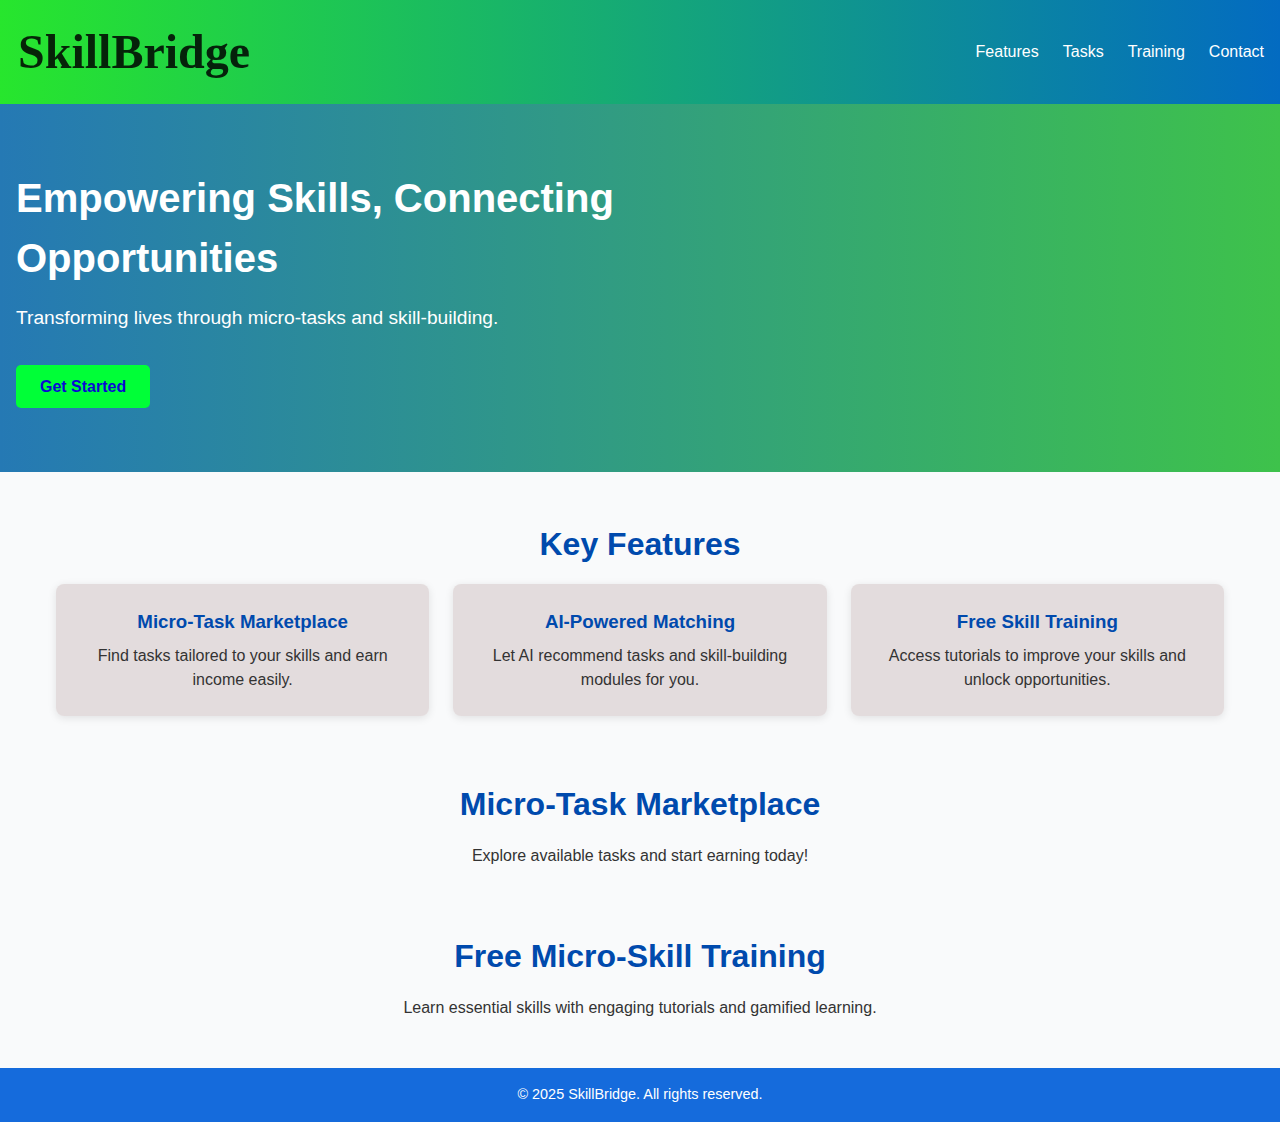
<file: index.html>
<!DOCTYPE html>
<html lang="en">
<head>
  <meta charset="UTF-8">
  <meta name="viewport" content="width=device-width, initial-scale=1.0">
  <title>SkillBridge - Empowering Skills, Connecting Opportunities</title>
  <link rel="stylesheet" href="styles.css">
</head>
<body>
  <header>
    <nav>
      <div class="logo">SkillBridge</div>
      <ul class="nav-links">
        <li><a href="#features">Features</a></li>
        <li><a href="#tasks">Tasks</a></li>
        <li><a href="#training">Training</a></li>
        <li><a href="#contact">Contact</a></li>
      </ul>
    </nav>
  </header>

  <section id="hero">
    <div class="hero-content">
      <h1>Empowering Skills, Connecting Opportunities</h1>
      <p>Transforming lives through micro-tasks and skill-building.</p>
      <button id="get-started">Get Started</button>
    </div>
  </section>

  <section id="features" class="section">
    <h2>Key Features</h2>
    <div class="feature-grid">
      <div class="feature-item">
        <h3>Micro-Task Marketplace</h3>
        <p>Find tasks tailored to your skills and earn income easily.</p>
      </div>
      <div class="feature-item">
        <h3>AI-Powered Matching</h3>
        <p>Let AI recommend tasks and skill-building modules for you.</p>
      </div>
      <div class="feature-item">
        <h3>Free Skill Training</h3>
        <p>Access tutorials to improve your skills and unlock opportunities.</p>
      </div>
    </div>
  </section>

  <section id="tasks" class="section">
    <h2>Micro-Task Marketplace</h2>
    <p>Explore available tasks and start earning today!</p>
  </section>

  <section id="training" class="section">
    <h2>Free Micro-Skill Training</h2>
    <p>Learn essential skills with engaging tutorials and gamified learning.</p>
  </section>

  <footer>
    <div class="footer-content">
      <p>&copy; 2025 SkillBridge. All rights reserved.</p>
    </div>
  </footer>

  <script src="script.js"></script>
</body>
</html>
</file>
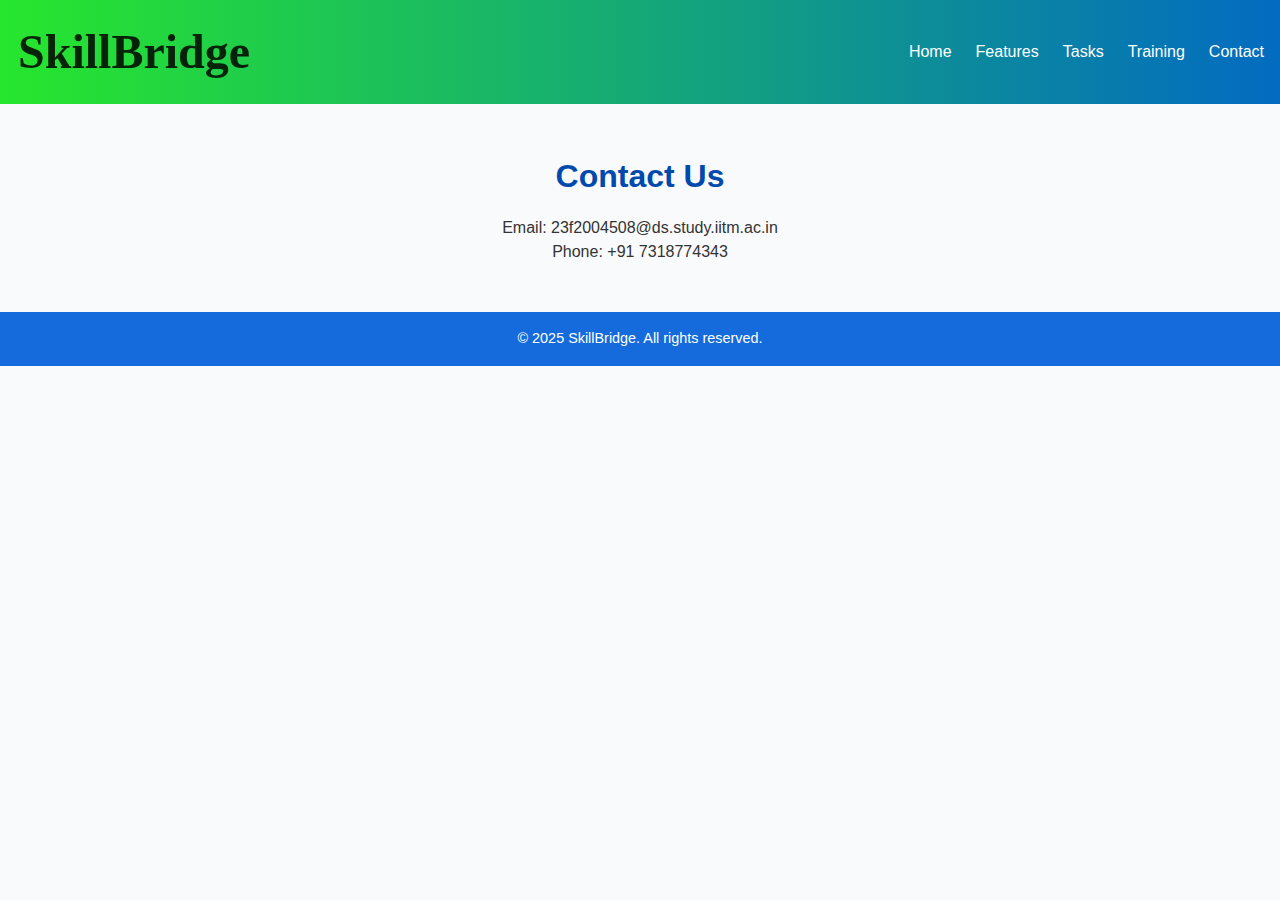
<file: contact.html>
<!DOCTYPE html>
<html lang="en">
<head>
  <meta charset="UTF-8">
  <meta name="viewport" content="width=device-width, initial-scale=1.0">
  <title>Contact - SkillBridge</title>
  <link rel="stylesheet" href="styles.css">
</head>
<body>
  <header>
    <nav>
      <div class="logo">SkillBridge</div>
      <ul class="nav-links">
        <li><a href="index.html">Home</a></li>
        <li><a href="features.html">Features</a></li>
        <li><a href="tasks.html">Tasks</a></li>
        <li><a href="training.html">Training</a></li>
        <li><a href="contact.html">Contact</a></li>
      </ul>
    </nav>
  </header>

  <section class="section">
    <h2>Contact Us</h2>
    <p>Email: 23f2004508@ds.study.iitm.ac.in</p>
    <p>Phone: +91 7318774343</p>
  </section>

  <footer>
    <div class="footer-content">
      <p>&copy; 2025 SkillBridge. All rights reserved.</p>
    </div>
  </footer>
</body>
</html>
</file>
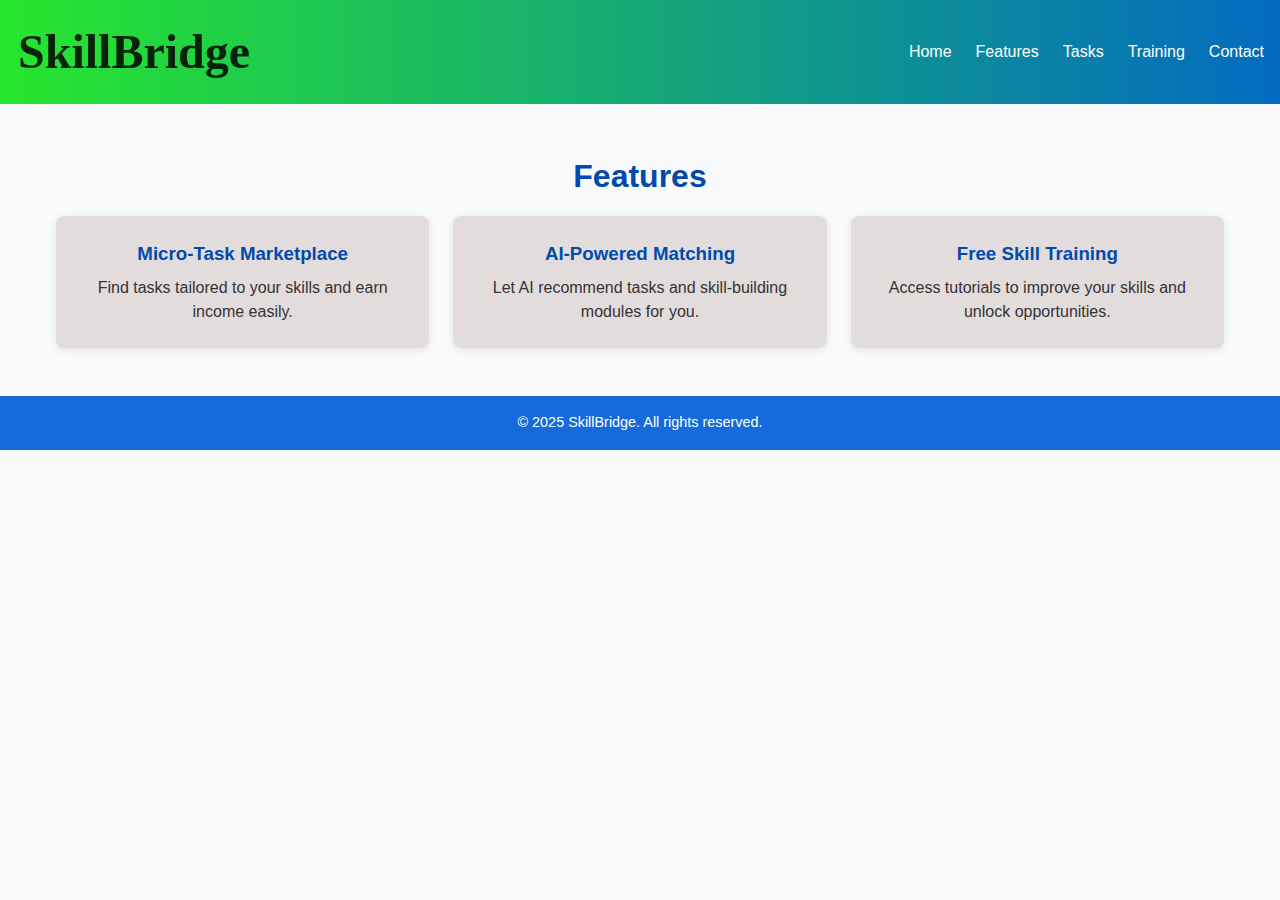
<file: features.html>
<!DOCTYPE html>
<html lang="en">
<head>
  <meta charset="UTF-8">
  <meta name="viewport" content="width=device-width, initial-scale=1.0">
  <title>Features - SkillBridge</title>
  <link rel="stylesheet" href="styles.css">
</head>
<body>
  <header>
    <nav>
      <div class="logo">SkillBridge</div>
      <ul class="nav-links">
        <li><a href="index.html">Home</a></li>
        <li><a href="features.html">Features</a></li>
        <li><a href="tasks.html">Tasks</a></li>
        <li><a href="training.html">Training</a></li>
        <li><a href="contact.html">Contact</a></li>
      </ul>
    </nav>
  </header>

  <section class="section">
    <h2>Features</h2>
    <div class="feature-grid">
      <div class="feature-item">
        <h3>Micro-Task Marketplace</h3>
        <p>Find tasks tailored to your skills and earn income easily.</p>
      </div>
      <div class="feature-item">
        <h3>AI-Powered Matching</h3>
        <p>Let AI recommend tasks and skill-building modules for you.</p>
      </div>
      <div class="feature-item">
        <h3>Free Skill Training</h3>
        <p>Access tutorials to improve your skills and unlock opportunities.</p>
      </div>
    </div>
  </section>

  <footer>
    <div class="footer-content">
      <p>&copy; 2025 SkillBridge. All rights reserved.</p>
    </div>
  </footer>
</body>
</html>
</file>
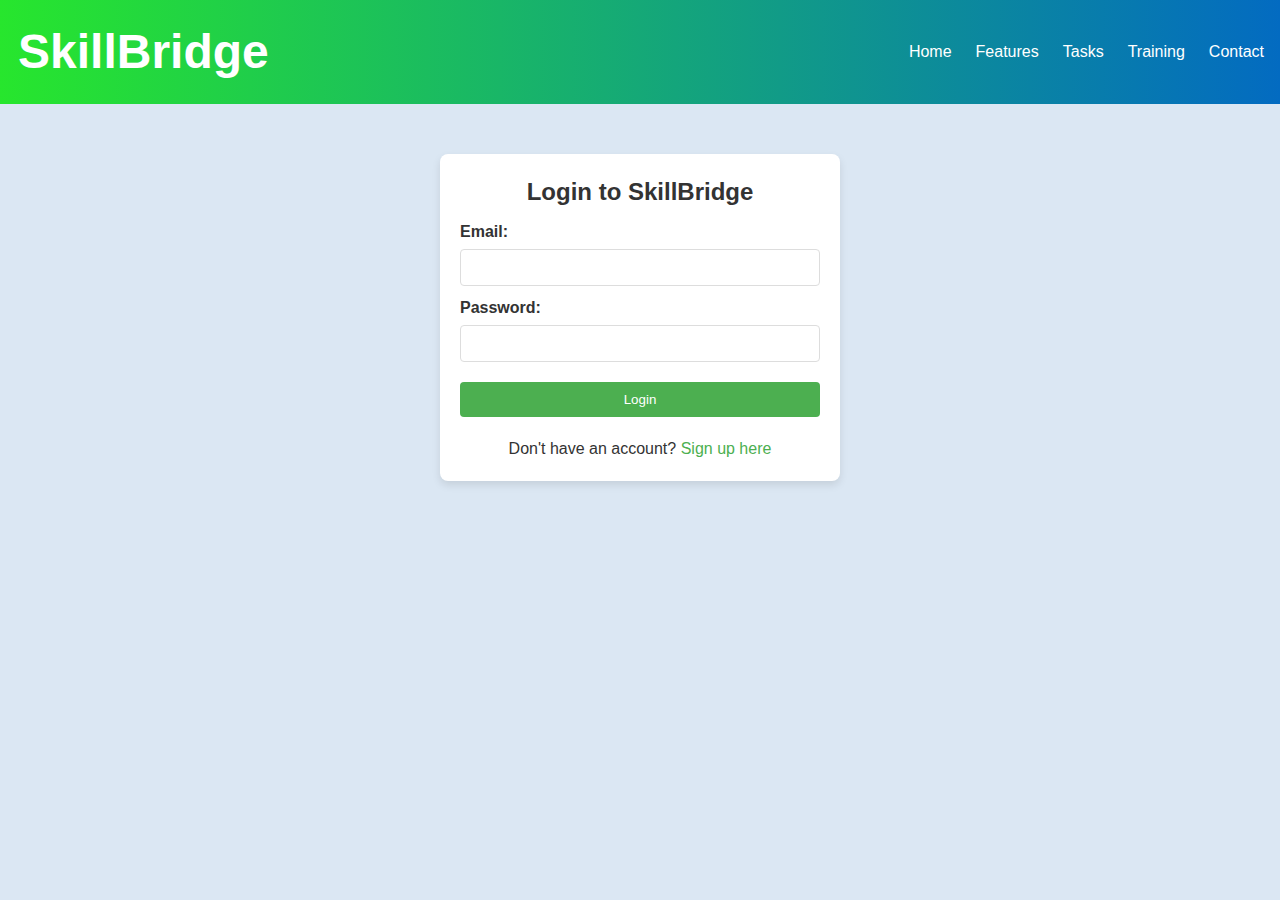
<file: login.html>
<!DOCTYPE html>
<html lang="en">
<head>
  <meta charset="UTF-8">
  <meta name="viewport" content="width=device-width, initial-scale=1.0">
  <title>Login - SkillBridge</title>
  <link rel="stylesheet" href="login.css">
</head>
<body>
  <!-- Navbar -->
  <header>
    <nav>
      <div class="logo">SkillBridge</div>
      <ul class="nav-links">
        <li><a href="index.html">Home</a></li>
        <li><a href="features.html">Features</a></li>
        <li><a href="tasks.html">Tasks</a></li>
        <li><a href="training.html">Training</a></li>
        <li><a href="contact.html">Contact</a></li>
      </ul>
    </nav>
  </header>

  <div class="login-container">
    <h2>Login to SkillBridge</h2>
    <form>
      <label for="email">Email:</label>
      <input type="email" id="email" name="email" required>
      <label for="password">Password:</label>
      <input type="password" id="password" name="password" required>
      <button type="submit">Login</button>
      <p>Don't have an account? <a href="signup.html">Sign up here</a></p>
    </form>
  </div>
</body>
</html>
</file>
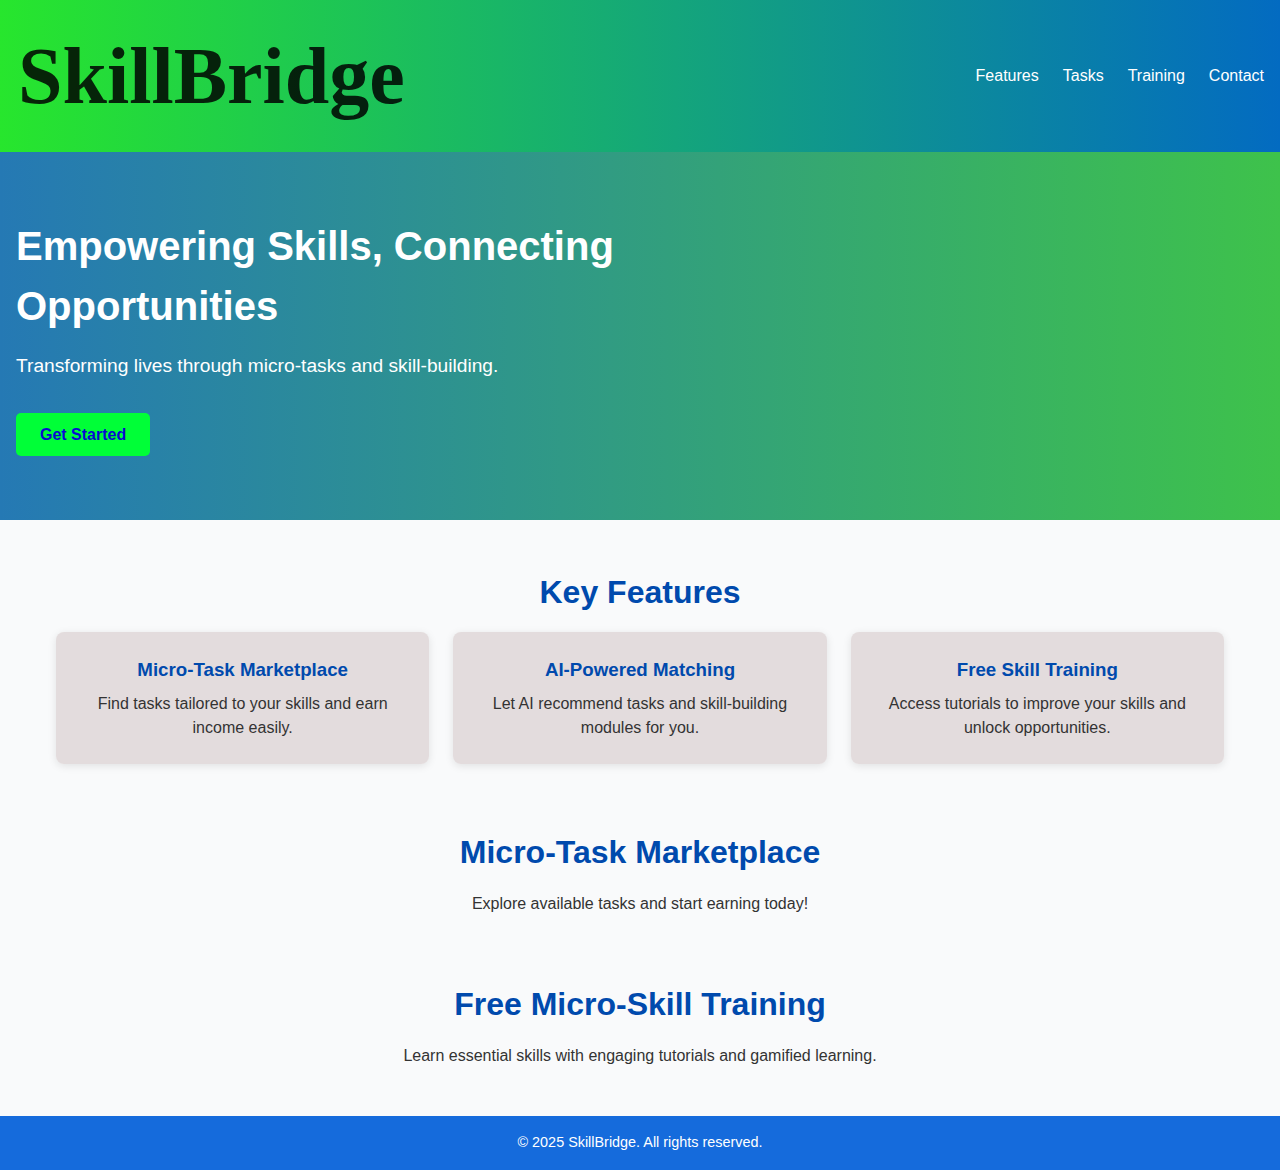
<file: sb.html>
<!DOCTYPE html>
<html lang="en">
<head>
  <meta charset="UTF-8">
  <meta name="viewport" content="width=device-width, initial-scale=1.0">
  <title>SkillBridge - Empowering Skills, Connecting Opportunities</title>
  <link rel="stylesheet" href="styles.css">
  <style>
    /* Apply Copperplate font globally */
    body {
      font-family: 'Lucida Console', 'Roboto', sans-serif;
    }

    header .logo {
      font-family: 'Tahoma', serif;
      font-size: 5rem;
      font-weight: bold;
      background: linear-gradient(90deg, #000000d6, #000000d6);
      -webkit-background-clip: text;
      -webkit-text-fill-color: transparent;
      background-clip: text;
    }

    h1, h2, h3, p, button {
      font-family: 'Helvetica', 'Roboto', sans-serif;
    }
  </style>
</head>
<body>
  <header>
    <nav>
      <div class="logo">SkillBridge</div>
      <ul class="nav-links">
        <li><a href="#features">Features</a></li>
        <li><a href="#tasks">Tasks</a></li>
        <li><a href="#training">Training</a></li>
        <li><a href="#contact">Contact</a></li>
      </ul>
    </nav>
  </header>

  <section id="hero">
    <div class="hero-content">
      <h1>Empowering Skills, Connecting Opportunities</h1>
      <p>Transforming lives through micro-tasks and skill-building.</p>
      <button id="get-started">Get Started</button>
    </div>
  </section>

  <section id="features" class="section">
    <h2>Key Features</h2>
    <div class="feature-grid">
      <div class="feature-item">
        <h3>Micro-Task Marketplace</h3>
        <p>Find tasks tailored to your skills and earn income easily.</p>
      </div>
      <div class="feature-item">
        <h3>AI-Powered Matching</h3>
        <p>Let AI recommend tasks and skill-building modules for you.</p>
      </div>
      <div class="feature-item">
        <h3>Free Skill Training</h3>
        <p>Access tutorials to improve your skills and unlock opportunities.</p>
      </div>
    </div>
  </section>

  <section id="tasks" class="section">
    <h2>Micro-Task Marketplace</h2>
    <p>Explore available tasks and start earning today!</p>
  </section>

  <section id="training" class="section">
    <h2>Free Micro-Skill Training</h2>
    <p>Learn essential skills with engaging tutorials and gamified learning.</p>
  </section>

  <footer>
    <div class="footer-content">
      <p>&copy; 2025 SkillBridge. All rights reserved.</p>
    </div>
  </footer>

  <script src="script.js"></script>
</body>
</html>
</file>
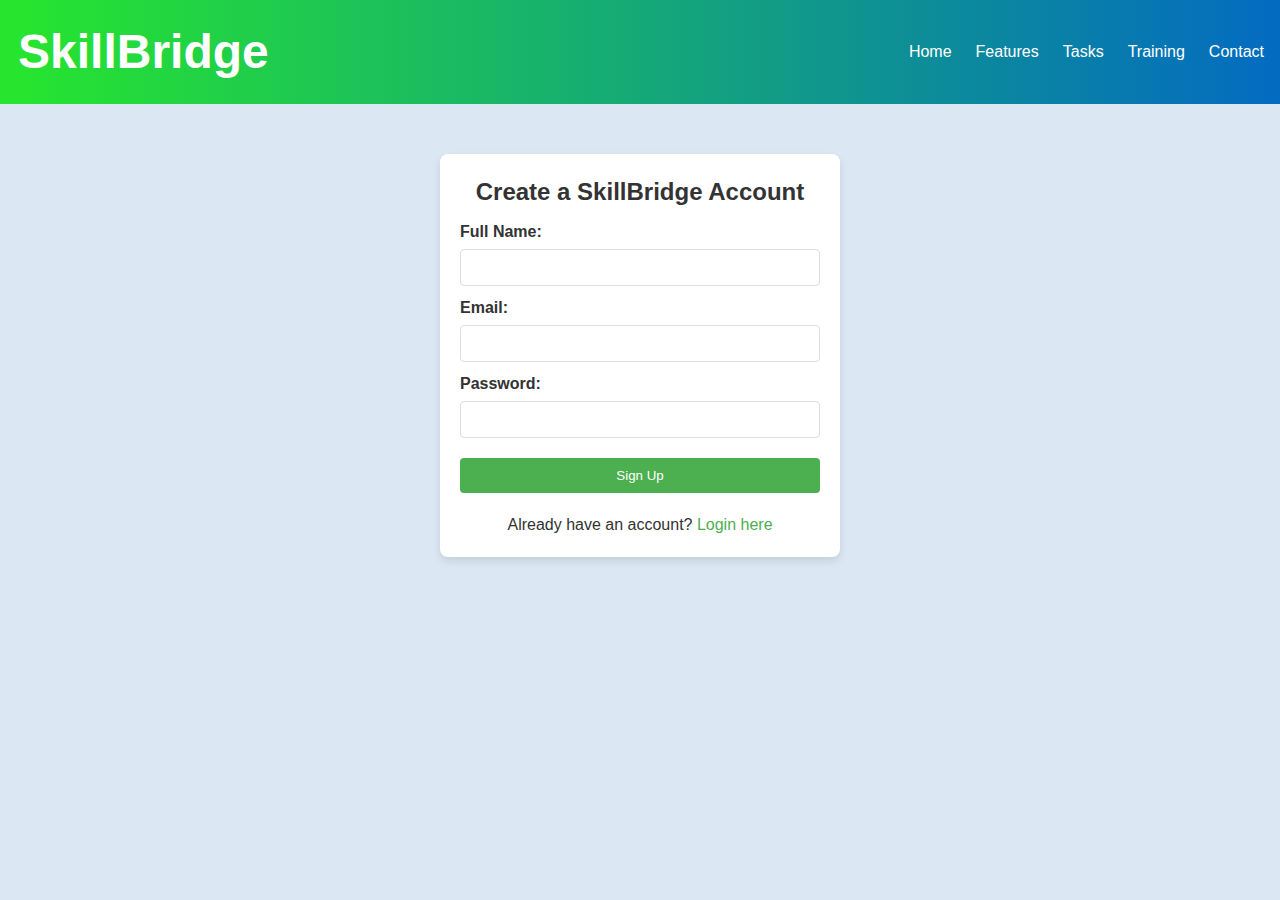
<file: signup.html>
<!DOCTYPE html>
<html lang="en">
<head>
  <meta charset="UTF-8">
  <meta name="viewport" content="width=device-width, initial-scale=1.0">
  <title>Sign Up - SkillBridge</title>
  <link rel="stylesheet" href="signup.css">
</head>
<body>
  <!-- Navbar -->
  <header>
    <nav>
      <div class="logo">SkillBridge</div>
      <ul class="nav-links">
        <li><a href="index.html">Home</a></li>
        <li><a href="features.html">Features</a></li>
        <li><a href="tasks.html">Tasks</a></li>
        <li><a href="training.html">Training</a></li>
        <li><a href="contact.html">Contact</a></li>
      </ul>
    </nav>
  </header>

  <div class="signup-container">
    <h2>Create a SkillBridge Account</h2>
    <form>
      <label for="name">Full Name:</label>
      <input type="text" id="name" name="name" required>
      
      <label for="email">Email:</label>
      <input type="email" id="email" name="email" required>
      
      <label for="password">Password:</label>
      <input type="password" id="password" name="password" required>
      
      <button type="submit">Sign Up</button>
      <p>Already have an account? <a href="login.html">Login here</a></p>
    </form>
  </div>
</body>
</html>
</file>
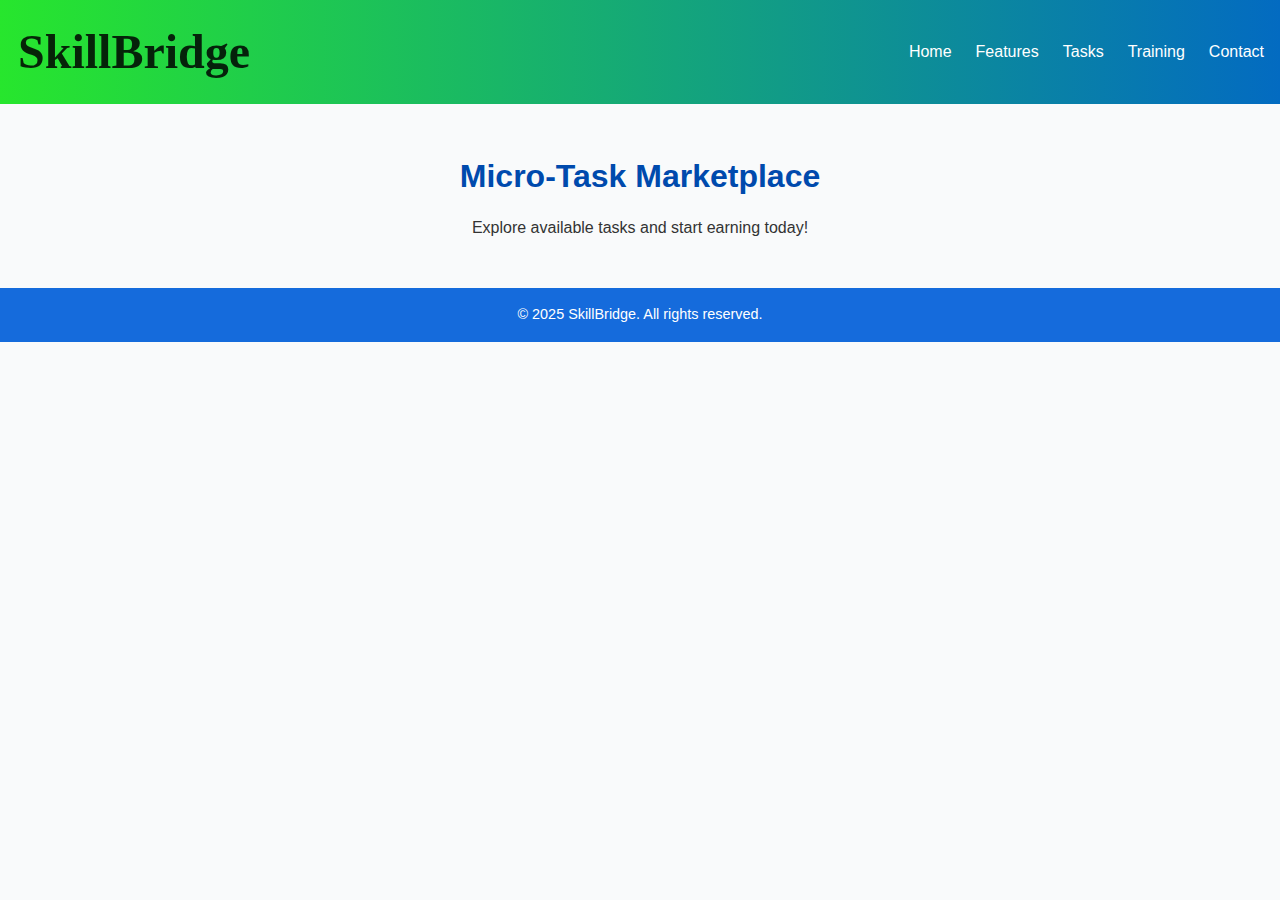
<file: tasks.html>
<!DOCTYPE html>
<html lang="en">
<head>
  <meta charset="UTF-8">
  <meta name="viewport" content="width=device-width, initial-scale=1.0">
  <title>Tasks - SkillBridge</title>
  <link rel="stylesheet" href="styles.css">
</head>
<body>
  <header>
    <nav>
      <div class="logo">SkillBridge</div>
      <ul class="nav-links">
        <li><a href="index.html">Home</a></li>
        <li><a href="features.html">Features</a></li>
        <li><a href="tasks.html">Tasks</a></li>
        <li><a href="training.html">Training</a></li>
        <li><a href="contact.html">Contact</a></li>
      </ul>
    </nav>
  </header>

  <section class="section">
    <h2>Micro-Task Marketplace</h2>
    <p>Explore available tasks and start earning today!</p>
  </section>

  <footer>
    <div class="footer-content">
      <p>&copy; 2025 SkillBridge. All rights reserved.</p>
    </div>
  </footer>
</body>
</html>
</file>
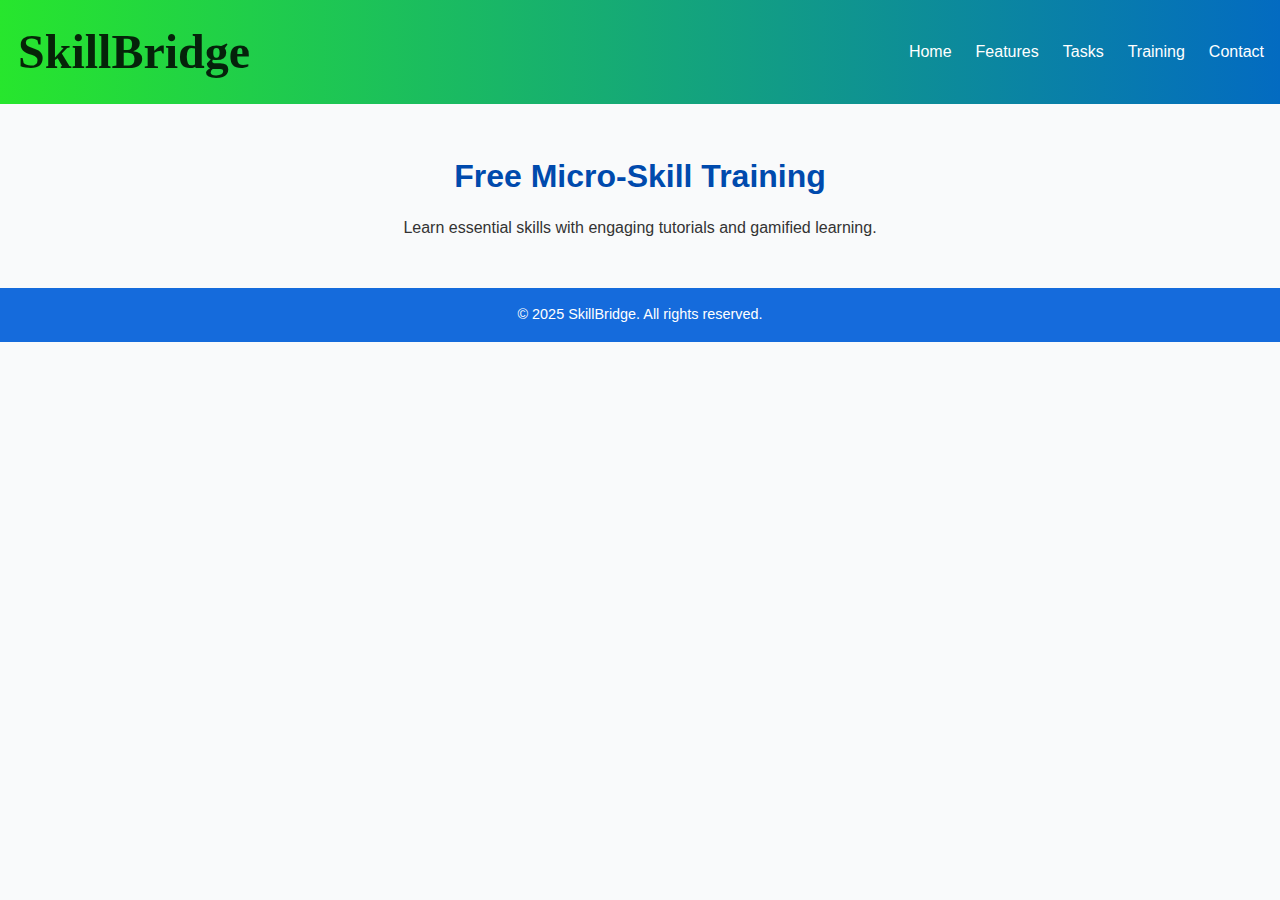
<file: training.html>
<!DOCTYPE html>
<html lang="en">
<head>
  <meta charset="UTF-8">
  <meta name="viewport" content="width=device-width, initial-scale=1.0">
  <title>Training - SkillBridge</title>
  <link rel="stylesheet" href="styles.css">
</head>
<body>
  <header>
    <nav>
      <div class="logo">SkillBridge</div>
      <ul class="nav-links">
        <li><a href="index.html">Home</a></li>
        <li><a href="features.html">Features</a></li>
        <li><a href="tasks.html">Tasks</a></li>
        <li><a href="training.html">Training</a></li>
        <li><a href="contact.html">Contact</a></li>
      </ul>
    </nav>
  </header>

  <section class="section">
    <h2>Free Micro-Skill Training</h2>
    <p>Learn essential skills with engaging tutorials and gamified learning.</p>
  </section>

  <footer>
    <div class="footer-content">
      <p>&copy; 2025 SkillBridge. All rights reserved.</p>
    </div>
  </footer>
</body>
</html>
</file>
<file: styles.css>
/* Apply Copperplate font globally */
  body {
    font-family: 'Lucida Console', 'Roboto', sans-serif;
  }

  header .logo {
    font-family: 'Tahoma', serif;
    font-size: rem;
    font-weight: bold;
    background: linear-gradient(90deg, #000000d6, #000000d6);
    -webkit-background-clip: text;
    -webkit-text-fill-color: transparent;
    background-clip: text;
  }

  h1, h2, h3, p, button {
    font-family: 'Helvetica', 'Roboto', sans-serif;
  }

/* General Reset */
* {
  margin: 0;
  padding: 0;
  box-sizing: border-box;
}

body {
  font-family: 'Roboto', sans-serif;
  color: #333;
  background-color: #f9fafb;
  line-height: 1.5;
}

/* Header */
header {
  background: linear-gradient(90deg, #27e62d, #036bc1);
  padding: 1rem 0;
}

header nav {
  max-width: 2000px;
  margin: 0 auto;
  display: flex;
  justify-content: space-between;
  align-items: center;
  padding: 0 1rem;
}

header .logo {
  color: #ffffff;
  font-size: 3rem;
  font-weight: bold;
  margin-left: 2px;
}

header .nav-links {
  list-style: none;
  display: flex;
}

header .nav-links li {
  margin-left: 1.5rem;
}

header .nav-links a {
  text-decoration: none;
  color: #fff;
  font-weight: 500;
  transition: color 0.3s ease;
}

header .nav-links a:hover {
  color: #ff0000;
}

/* Mobile Navigation */
@media (max-width: 768px) {
  header nav {
    flex-direction: column;
    align-items: flex-start;
  }

  header .nav-links {
    flex-direction: column;
    width: 100%;
  }

  header .nav-links li {
    margin-left: 0;
    margin-bottom: 1rem;
  }
}

/* Hero Section */
#hero {
  display: flex;
  align-items: center;
  justify-content: space-between;
  padding: 4rem 1rem;
  background: linear-gradient(90deg, #2579b4, #3ec24b);
  color: #fff;
}

#hero .hero-content {
  max-width: 50%;
}

#hero h1 {
  font-size: 2.5rem;
  margin-bottom: 1rem;
}

#hero p {
  font-size: 1.2rem;
  margin-bottom: 2rem;
}

#hero button {
  background-color: #00ff37;
  color: #0909d2;
  border: none;
  padding: 0.8rem 1.5rem;
  font-size: 1rem;
  font-weight: bold;
  border-radius: 5px;
  cursor: pointer;
  transition: background 0.3s ease;
}

#hero button:hover {
  background-color: #f5ff33d9;
}

#hero .hero-image img {
  max-width: 100%;
  border-radius: 10px;
  box-shadow: 0 4px 12px rgba(0, 0, 0, 0.2);
}

@media (max-width: 768px) {
  #hero {
    flex-direction: column;
    text-align: center;
  }

  #hero .hero-content {
    max-width: 100%;
    margin-bottom: 2rem;
  }

  #hero .hero-image {
    display: none;
  }
}

/* Section Styling */
.section {
  max-width: 1200px;
  margin: 2rem auto;
  padding: 1rem;
  text-align: center;
}

.section h2 {
  font-size: 2rem;
  color: #004aad;
  margin-bottom: 1rem;
}

.feature-grid {
  display: grid;
  grid-template-columns: repeat(auto-fit, minmax(300px, 1fr));
  gap: 1.5rem;
}

.feature-item {
  background: #c8b4b46d;
  padding: 1.5rem;
  border-radius: 8px;
  box-shadow: 0 2px 8px rgba(0, 0, 0, 0.1);
  transition: transform 0.3s ease, box-shadow 0.3s ease;
}

.feature-item:hover {
  transform: translateY(-5px);
  box-shadow: 0 4px 12px rgba(0, 0, 0, 0.15);
}

.feature-item h3 {
  color: #004aad;
  margin-bottom: 0.5rem;
}

/* Footer */
footer {
  background-color: #156bdc;
  color: #fff;
  padding: 1rem 0;
  text-align: center;
}

footer p {
  font-size: 0.9rem;
}

/* Accessibility Enhancements */
a:focus {
  outline: 3px solid #ffcc00;
  outline-offset: 2px;
}

button:focus {
  outline: 3px solid #004aad;
}

/* Smooth Scrolling */
html {
  scroll-behavior: smooth;
}

/* Additional Styling */
.button-secondary {
  background-color: #004aad;
  color: #fff;
  border: none;
  padding: 0.8rem 1.5rem;
  font-size: 1rem;
  font-weight: bold;
  border-radius: 5px;
  cursor: pointer;
  transition: background 0.3s ease;
}

.button-secondary:hover {
  background-color: #003480;
}
/* General Reset */
* {
  margin: 0;
  padding: 0;
  box-sizing: border-box;
}

body {
  font-family: 'Roboto', sans-serif;
  color: #333;
  background-color: #f9fafb;
  line-height: 1.5;
}

/* Header */
header {
  background: linear-gradient(90deg, #27e62d, #036bc1);
  padding: 1rem 0;
}

header nav {
  max-width: 2000px;
  margin: 0 auto;
  display: flex;
  justify-content: space-between;
  align-items: center;
  padding: 0 1rem;
}

header .logo {
  color: #ffffff;
  font-size: 3rem;
  font-weight: bold;
  margin-left: 2px;
}

header .nav-links {
  list-style: none;
  display: flex;
}

header .nav-links li {
  margin-left: 1.5rem;
}

header .nav-links a {
  text-decoration: none;
  color: #fff;
  font-weight: 500;
  transition: color 0.3s ease;
}

header .nav-links a:hover {
  color: #ff0000;
}

/* Mobile Navigation */
@media (max-width: 768px) {
  header nav {
    flex-direction: column;
    align-items: flex-start;
  }

  header .nav-links {
    flex-direction: column;
    width: 100%;
  }

  header .nav-links li {
    margin-left: 0;
    margin-bottom: 1rem;
  }
}

/* Hero Section */
#hero {
  display: flex;
  align-items: center;
  justify-content: space-between;
  padding: 4rem 1rem;
  background: linear-gradient(90deg, #2579b4, #3ec24b);
  color: #fff;
}

#hero .hero-content {
  max-width: 50%;
}

#hero h1 {
  font-size: 2.5rem;
  margin-bottom: 1rem;
}

#hero p {
  font-size: 1.2rem;
  margin-bottom: 2rem;
}

#hero button {
  background-color: #00ff37;
  color: #0909d2;
  border: none;
  padding: 0.8rem 1.5rem;
  font-size: 1rem;
  font-weight: bold;
  border-radius: 5px;
  cursor: pointer;
  transition: background 0.3s ease;
}

#hero button:hover {
  background-color: #f5ff33d9;
}

#hero .hero-image img {
  max-width: 100%;
  border-radius: 10px;
  box-shadow: 0 4px 12px rgba(0, 0, 0, 0.2);
}

@media (max-width: 768px) {
  #hero {
    flex-direction: column;
    text-align: center;
  }

  #hero .hero-content {
    max-width: 100%;
    margin-bottom: 2rem;
  }

  #hero .hero-image {
    display: none;
  }
}

/* Section Styling */
.section {
  max-width: 1200px;
  margin: 2rem auto;
  padding: 1rem;
  text-align: center;
}

.section h2 {
  font-size: 2rem;
  color: #004aad;
  margin-bottom: 1rem;
}

.feature-grid {
  display: grid;
  grid-template-columns: repeat(auto-fit, minmax(300px, 1fr));
  gap: 1.5rem;
}

.feature-item {
  background: #c8b4b46d;
  padding: 1.5rem;
  border-radius: 8px;
  box-shadow: 0 2px 8px rgba(0, 0, 0, 0.1);
  transition: transform 0.3s ease, box-shadow 0.3s ease;
}

.feature-item:hover {
  transform: translateY(-5px);
  box-shadow: 0 4px 12px rgba(0, 0, 0, 0.15);
}

.feature-item h3 {
  color: #004aad;
  margin-bottom: 0.5rem;
}

/* Footer */
footer {
  background-color: #156bdc;
  color: #fff;
  padding: 1rem 0;
  text-align: center;
}

footer p {
  font-size: 0.9rem;
}

/* Accessibility Enhancements */
a:focus {
  outline: 3px solid #ffcc00;
  outline-offset: 2px;
}

button:focus {
  outline: 3px solid #004aad;
}

/* Smooth Scrolling */
html {
  scroll-behavior: smooth;
}

/* Additional Styling */
.button-secondary {
  background-color: #004aad;
  color: #fff;
  border: none;
  padding: 0.8rem 1.5rem;
  font-size: 1rem;
  font-weight: bold;
  border-radius: 5px;
  cursor: pointer;
  transition: background 0.3s ease;
}

.button-secondary:hover {
  background-color: #003480;
}
</file>
<file: login.css>
* {
  margin: 0;
  padding: 0;
  box-sizing: border-box;
}
body {
  font-family: 'Roboto', sans-serif;
  color: #333;
  background-color: #dbe7f3;
  line-height: 1.5;
}
/* Header */
header {
  background: linear-gradient(90deg, #27e62d, #036bc1); /* Same gradient as homepage */
  padding: 1rem 0;
}

header nav {
  max-width: 2000px;
  margin: 0 auto;
  display: flex;
  justify-content: space-between;
  align-items: center;
  padding: 0 1rem;
}

header .logo {
  color: #ffffff;
  font-size: 3rem;
  font-weight: bold;
  margin-left: 2px;
}

header .nav-links {
  list-style: none;
  display: flex;
}

header .nav-links li {
  margin-left: 1.5rem;
}

header .nav-links a {
  text-decoration: none;
  color: #fff;
  font-weight: 500;
  transition: color 0.3s ease;
}

header .nav-links a:hover {
  color: #ff0000;
}

/* Mobile Navigation */
@media (max-width: 768px) {
  header nav {
    flex-direction: column;
    align-items: flex-start;
  }

  header .nav-links {
    flex-direction: column;
    width: 100%;
  }

  header .nav-links li {
    margin-left: 0;
    margin-bottom: 1rem;
  }
}

/* Login Container */
.login-container {
  max-width: 400px;
  margin: 50px auto;
  padding: 20px;
  background-color: white;
  border-radius: 8px;
  box-shadow: 0 4px 8px rgba(0, 0, 0, 0.1);
}

h2 {
  text-align: center;
  color: #333;
}

form {
  display: flex;
  flex-direction: column;
}

label {
  margin-top: 10px;
  font-weight: bold;
}

input[type="email"], input[type="password"] {
  padding: 10px;
  margin-top: 5px;
  border: 1px solid #ddd;
  border-radius: 4px;
}

button {
  margin-top: 20px;
  padding: 10px;
  background-color: #4CAF50;
  color: white;
  border: none;
  border-radius: 4px;
  cursor: pointer;
}

button:hover {
  background-color: #45a049;
}

p {
  text-align: center;
  margin-top: 20px;
}

a {
  color: #4CAF50;
  text-decoration: none;
}

.back-btn {
  background-color: #f44336;
  color: white;
  padding: 8px 16px;
  border: none;
  border-radius: 4px;
  cursor: pointer;
  margin-bottom: 20px;
}

.back-btn:hover {
  background-color: #e53935;
}
</file>
<file: signup.css>
* {
    margin: 0;
    padding: 0;
    box-sizing: border-box;
  }
  body {
    font-family: 'Roboto', sans-serif;
    color: #333;
    background-color: #dbe7f3;
    line-height: 1.5;
  }

/* Header */
header {
    background: linear-gradient(90deg, #27e62d, #036bc1);
    padding: 1rem 0;
  }
  
  header nav {
    max-width: 2000px;
    margin: 0 auto;
    display: flex;
    justify-content: space-between;
    align-items: center;
    padding: 0 1rem;
  }
  
  header .logo {
    color: #ffffff;
    font-size: 3rem;
    font-weight: bold;
    margin-left: 2px;
  }
  
  header .nav-links {
    list-style: none;
    display: flex;
  }
  
  header .nav-links li {
    margin-left: 1.5rem;
  }
  
  header .nav-links a {
    text-decoration: none;
    color: #fff;
    font-weight: 500;
    transition: color 0.3s ease;
  }
  
  header .nav-links a:hover {
    color: #ff0000;
  }
  
  /* Mobile Navigation */
  @media (max-width: 768px) {
    header nav {
      flex-direction: column;
      align-items: flex-start;
    }
  
    header .nav-links {
      flex-direction: column;
      width: 100%;
    }
  
    header .nav-links li {
      margin-left: 0;
      margin-bottom: 1rem;
    }
  }
  
  /* Signup Container */
  .signup-container {
    max-width: 400px;
    margin: 50px auto;
    padding: 20px;
    background-color: white;
    border-radius: 8px;
    box-shadow: 0 4px 8px rgba(0, 0, 0, 0.1);
  }
  
  h2 {
    text-align: center;
    color: #333;
  }
  
  form {
    display: flex;
    flex-direction: column;
  }
  
  label {
    margin-top: 10px;
    font-weight: bold;
  }
  
  input[type="text"], input[type="email"], input[type="password"] {
    padding: 10px;
    margin-top: 5px;
    border: 1px solid #ddd;
    border-radius: 4px;
  }
  
  button {
    margin-top: 20px;
    padding: 10px;
    background-color: #4CAF50;
    color: white;
    border: none;
    border-radius: 4px;
    cursor: pointer;
  }
  
  button:hover {
    background-color: #45a049;
  }
  
  p {
    text-align: center;
    margin-top: 20px;
  }
  
  a {
    color: #4CAF50;
    text-decoration: none;
  }
  
  .back-btn {
    background-color: #f44336;
    color: white;
    padding: 8px 16px;
    border: none;
    border-radius: 4px;
    cursor: pointer;
    margin-bottom: 20px;
  }
  
  .back-btn:hover {
    background-color: #e53935;
  }
</file>
